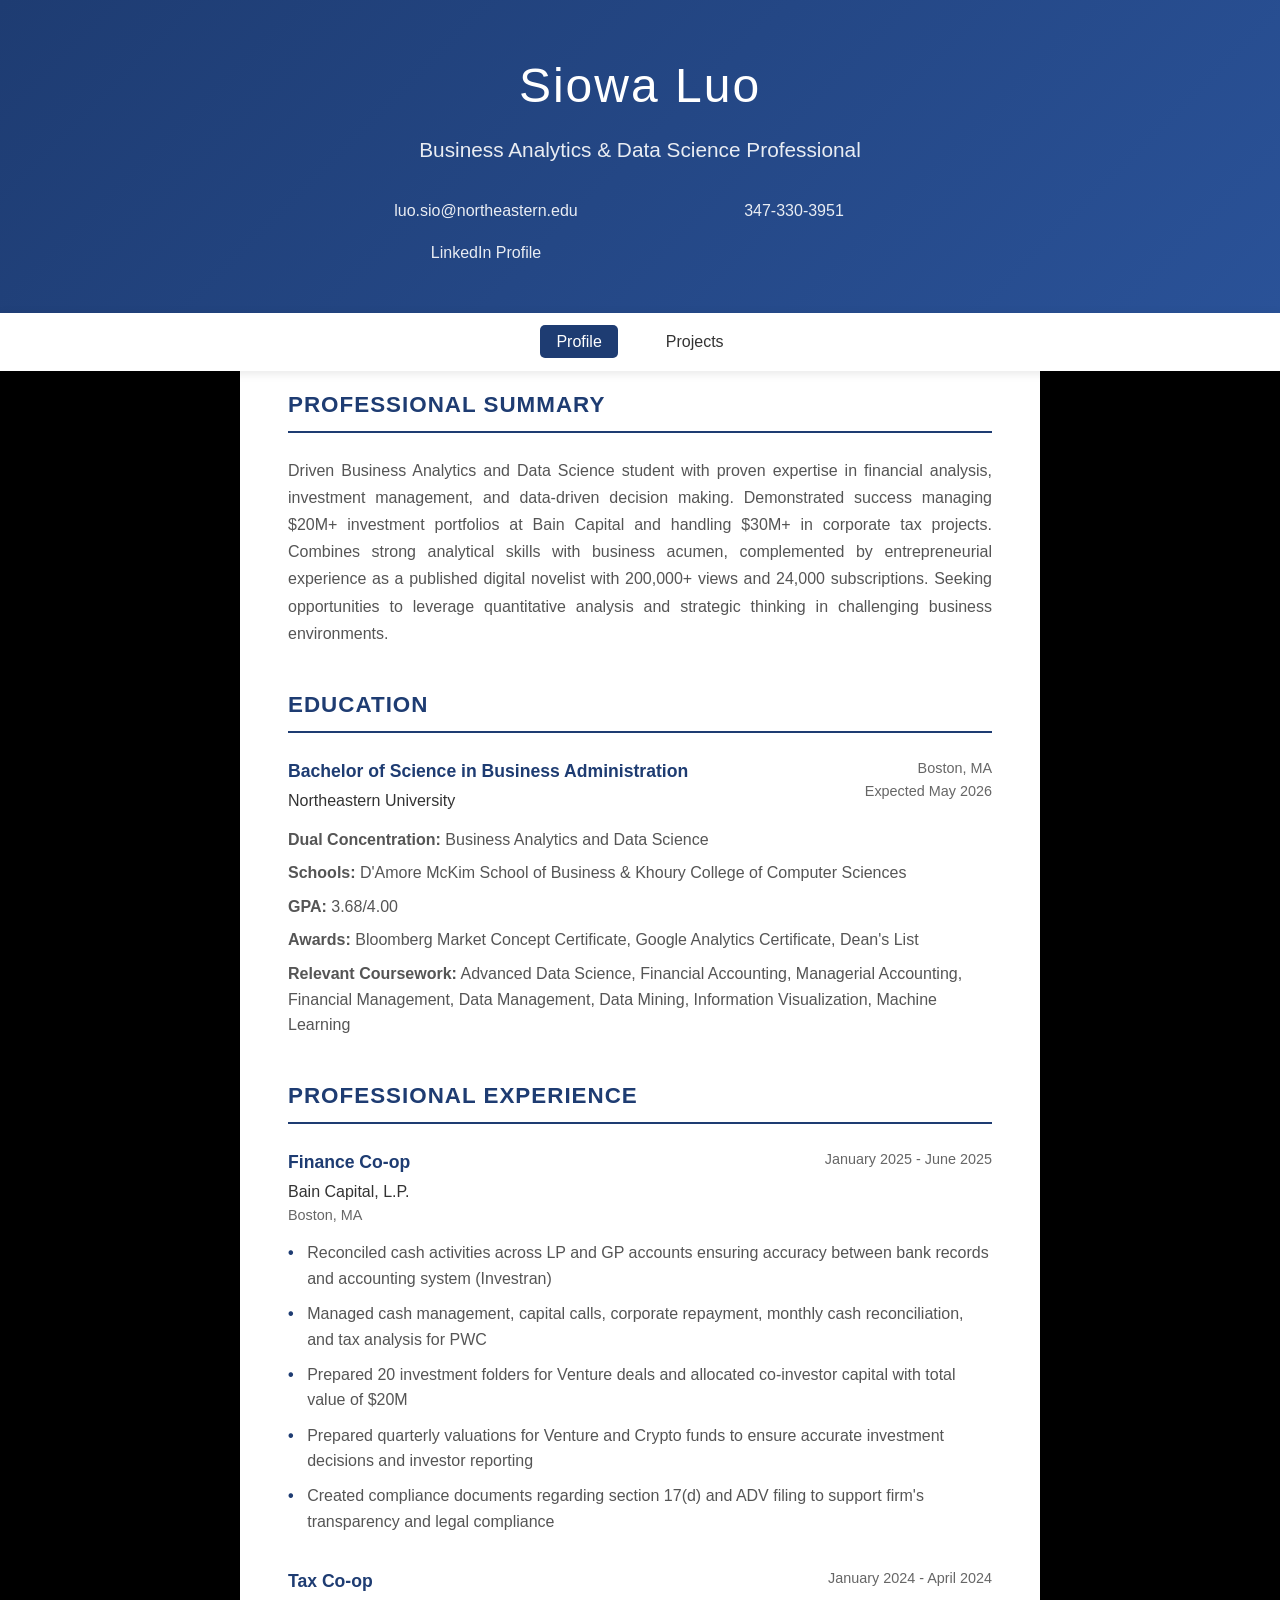
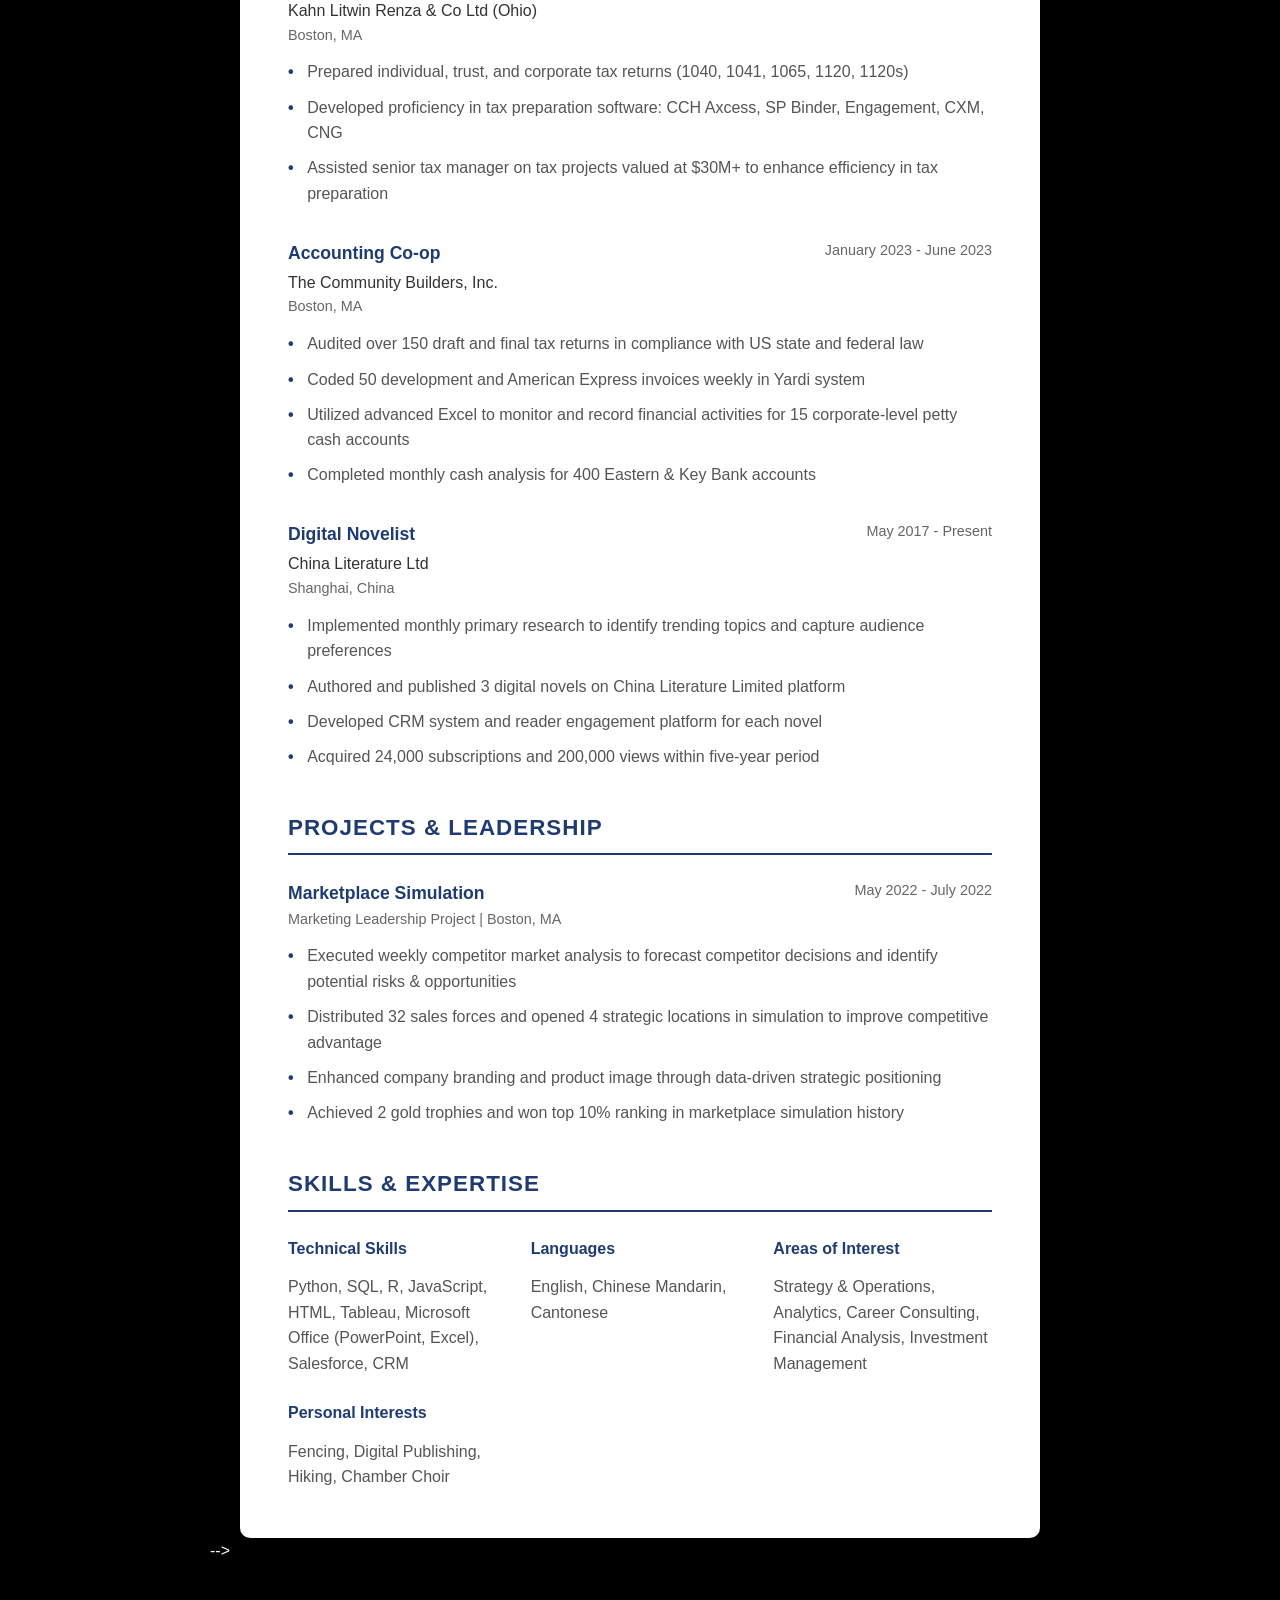
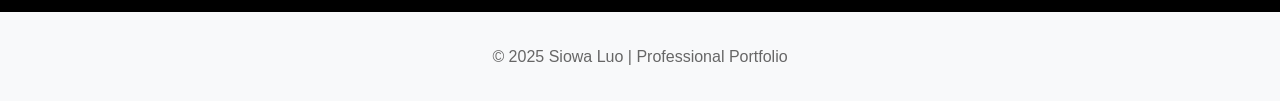
<file: Index.html>
<!DOCTYPE html>
<html lang="en">
<head>
    <meta charset="UTF-8">
    <meta name="viewport" content="width=device-width, initial-scale=1.0">
    <title>Siowa Luo - Business Analytics & Data Science</title>
    <style>
        * {
            margin: 0;
            padding: 0;
            box-sizing: border-box;
        }

        body {
            font-family: 'Segoe UI', Tahoma, Geneva, Verdana, sans-serif;
            line-height: 1.6;
            color: #fff;
            background-color: #000000;
        }

        .container {
            max-width: 900px;
            margin: 0 auto;
            padding: 0 20px;
        }

        /* Header */
        header {
            background: linear-gradient(135deg, #1e3c72 0%, #2a5298 100%);
            color: white;
            padding: 3rem 0;
            text-align: center;
        }

        .header-content h1 {
            font-size: 3rem;
            margin-bottom: 0.5rem;
            font-weight: 300;
            letter-spacing: 2px;
        }

        .subtitle {
            font-size: 1.3rem;
            margin-bottom: 2rem;
            opacity: 0.9;
            font-weight: 300;
        }

        .contact-grid {
            display: grid;
            grid-template-columns: repeat(auto-fit, minmax(200px, 1fr));
            gap: 1rem;
            max-width: 600px;
            margin: 0 auto;
        }

        .contact-item {
            display: flex;
            align-items: center;
            justify-content: center;
        }

        .contact-item a {
            color: white;
            text-decoration: none;
            opacity: 0.9;
            transition: opacity 0.3s;
        }

        .contact-item a:hover {
            opacity: 1;
        }

        /* Navigation */
        nav {
            background: white;
            box-shadow: 0 2px 10px rgba(0,0,0,0.1);
            position: sticky;
            top: 0;
            z-index: 100;
        }

        .nav-container {
            display: flex;
            justify-content: center;
            padding: 1rem 0;
        }

        .nav-links {
            display: flex;
            list-style: none;
            gap: 2rem;
        }

        .nav-links a {
            text-decoration: none;
            color: #333;
            font-weight: 500;
            padding: 0.5rem 1rem;
            border-radius: 5px;
            transition: background-color 0.3s, color 0.3s;
        }

        .nav-links a:hover,
        .nav-links a.active {
            background-color: #1e3c72;
            color: white;
        }

        /* Page Content Container */
        .page-content {
            min-height: 70vh;
        }

        /* Resume Content (Profile Page) */
        .resume-content {
            background: white;
            max-width: 800px;
            margin: -2rem auto 0;
            padding: 3rem;
            box-shadow: 0 10px 30px rgba(0,0,0,0.1);
            border-radius: 10px;
            position: relative;
            z-index: 10;
        }

        /* Projects Page */
        .projects-page {
            background: white;
            max-width: 1000px;
            margin: 2rem auto 0;
            padding: 3rem;
            box-shadow: 0 10px 30px rgba(0,0,0,0.1);
            border-radius: 10px;
        }

        .page-title {
            color: #1e3c72;
            font-size: 2.5rem;
            font-weight: 300;
            text-align: center;
            margin-bottom: 1rem;
        }

        .page-subtitle {
            text-align: center;
            color: #666;
            font-size: 1.1rem;
            margin-bottom: 3rem;
        }

        .coming-soon {
            text-align: center;
            padding: 4rem 2rem;
            color: #666;
        }

        .coming-soon h3 {
            color: #1e3c72;
            font-size: 1.5rem;
            margin-bottom: 1rem;
        }

        .coming-soon p {
            font-size: 1.1rem;
            line-height: 1.6;
            max-width: 500px;
            margin: 0 auto;
        }

        /* Course Sections */
        .course-section {
            margin-bottom: 4rem;
        }

        .course-title {
            color: #1e3c72;
            font-size: 1.8rem;
            font-weight: 600;
            margin-bottom: 1rem;
            text-align: center;
            border-bottom: 2px solid #1e3c72;
            padding-bottom: 0.5rem;
        }

        .course-description {
            text-align: center;
            color: #666;
            font-size: 1rem;
            line-height: 1.6;
            margin-bottom: 2.5rem;
            max-width: 700px;
            margin-left: auto;
            margin-right: auto;
        }

        /* Projects Grid (for when content is added) */
        .projects-grid {
            display: grid;
            grid-template-columns: repeat(auto-fit, minmax(350px, 1fr));
            gap: 2rem;
            margin-top: 2rem;
        }

        .project-card {
            background: #f8f9fa;
            border-radius: 10px;
            padding: 2rem;
            border-top: 4px solid #1e3c72;
            transition: transform 0.3s, box-shadow 0.3s;
        }

        .project-card:hover {
            transform: translateY(-5px);
            box-shadow: 0 15px 30px rgba(0,0,0,0.15);
        }

        .project-card h3 {
            color: #1e3c72;
            font-size: 1.3rem;
            margin-bottom: 1rem;
        }

        .project-meta {
            color: #666;
            font-size: 0.9rem;
            margin-bottom: 1rem;
        }

        .project-description {
            color: #555;
            line-height: 1.6;
            margin-bottom: 1.5rem;
        }

        .project-tech {
            display: flex;
            flex-wrap: wrap;
            gap: 0.5rem;
            margin-bottom: 1rem;
        }

        .tech-tag {
            background: #1e3c72;
            color: white;
            padding: 0.3rem 0.8rem;
            border-radius: 15px;
            font-size: 0.8rem;
            font-weight: 500;
        }

        .project-links {
            display: flex;
            gap: 1rem;
        }

        .project-link {
            color: #1e3c72;
            text-decoration: none;
            font-weight: 500;
            transition: opacity 0.3s;
        }

        .project-link:hover {
            opacity: 0.7;
        }

        /* Hide/Show Pages */
        .page {
            display: none;
        }

        .page.active {
            display: block;
        }

        /* Section Styling (for Profile page) */
        .resume-section {
            margin-bottom: 2.5rem;
        }

        .resume-section:last-child {
            margin-bottom: 0;
        }

        .section-title {
            color: #1e3c72;
            font-size: 1.4rem;
            font-weight: 600;
            margin-bottom: 1.5rem;
            text-transform: uppercase;
            letter-spacing: 1px;
            border-bottom: 2px solid #1e3c72;
            padding-bottom: 0.5rem;
        }

        /* About/Summary */
        .summary {
            font-size: 1rem;
            line-height: 1.7;
            color: #555;
            text-align: justify;
        }

        /* Education */
        .education-item {
            margin-bottom: 1.5rem;
        }

        .education-header {
            display: flex;
            justify-content: space-between;
            align-items: flex-start;
            margin-bottom: 0.5rem;
            flex-wrap: wrap;
        }

        .degree-info h3 {
            color: #1e3c72;
            font-size: 1.1rem;
            font-weight: 600;
            margin-bottom: 0.2rem;
        }

        .school-info {
            font-weight: 500;
            color: #333;
        }

        .location-date {
            color: #666;
            font-size: 0.9rem;
            text-align: right;
        }

        .education-details {
            margin-top: 0.8rem;
            color: #555;
        }

        .education-details p {
            margin-bottom: 0.5rem;
        }

        .inline-list {
            display: inline;
        }

        /* Experience */
        .experience-item {
            margin-bottom: 2rem;
        }

        .experience-header {
            display: flex;
            justify-content: space-between;
            align-items: flex-start;
            margin-bottom: 0.8rem;
            flex-wrap: wrap;
        }

        .job-info h3 {
            color: #1e3c72;
            font-size: 1.1rem;
            font-weight: 600;
            margin-bottom: 0.2rem;
        }

        .company-info {
            font-weight: 500;
            color: #333;
        }

        .job-location {
            color: #666;
            font-size: 0.9rem;
        }

        .job-duration {
            color: #666;
            font-size: 0.9rem;
            font-weight: 500;
            text-align: right;
        }

        .responsibilities {
            list-style: none;
            padding: 0;
        }

        .responsibilities li {
            position: relative;
            padding-left: 1.2rem;
            margin-bottom: 0.6rem;
            color: #555;
            line-height: 1.6;
        }

        .responsibilities li::before {
            content: '•';
            position: absolute;
            left: 0;
            color: #1e3c72;
            font-weight: bold;
        }

        /* Projects */
        .project-item {
            margin-bottom: 1.5rem;
        }

        .project-header {
            display: flex;
            justify-content: space-between;
            align-items: flex-start;
            margin-bottom: 0.8rem;
            flex-wrap: wrap;
        }

        .project-title {
            color: #1e3c72;
            font-size: 1.1rem;
            font-weight: 600;
        }

        .project-type {
            color: #666;
            font-size: 0.9rem;
        }

        .project-date {
            color: #666;
            font-size: 0.9rem;
            text-align: right;
        }

        /* Skills */
        .skills-container {
            display: grid;
            grid-template-columns: repeat(auto-fit, minmax(200px, 1fr));
            gap: 1.5rem;
        }

        .skill-group h4 {
            color: #1e3c72;
            font-weight: 600;
            margin-bottom: 0.8rem;
            font-size: 1rem;
        }

        .skill-list {
            color: #555;
            line-height: 1.6;
        }

        /* Footer */
        footer {
            background: #f8f9fa;
            text-align: center;
            padding: 2rem 0;
            margin-top: 3rem;
            color: #666;
        }

        /* Responsive Design */
        @media (max-width: 768px) {
            .header-content h1 {
                font-size: 2.2rem;
            }

            .resume-content,
            .projects-page {
                margin: -1rem auto 0;
                padding: 2rem 1.5rem;
            }

            .education-header,
            .experience-header,
            .project-header {
                flex-direction: column;
            }

            .location-date,
            .job-duration,
            .project-date {
                text-align: left;
                margin-top: 0.3rem;
            }

            .contact-grid {
                grid-template-columns: 1fr;
                gap: 0.5rem;
            }

            .skills-container {
                grid-template-columns: 1fr;
            }

            .nav-links {
                gap: 1rem;
            }

            .projects-grid {
                grid-template-columns: 1fr;
            }
        }

        /* Print Styles */
        @media print {
            nav {
                display: none;
            }
            
            body {
                background: white;
                color: black;
            }
            
            header {
                background: white;
                color: black;
                padding: 1rem 0;
            }
            
            .resume-content {
                box-shadow: none;
                margin: 0;
                padding: 1rem;
            }
            
            .section-title {
                color: black;
                border-bottom-color: black;
            }
            
            .job-info h3,
            .degree-info h3,
            .project-title {
                color: black;
            }
        }
    </style>
</head>
<body>
    <!-- Header -->
    <header>
        <div class="container">
            <div class="header-content">
                <h1>Siowa Luo</h1>
                <p class="subtitle">Business Analytics & Data Science Professional</p>
                <div class="contact-grid">
                    <div class="contact-item">
                        <a href="mailto:luo.sio@northeastern.edu">luo.sio@northeastern.edu</a>
                    </div>
                    <div class="contact-item">
                        <a href="tel:3473303951">347-330-3951</a>
                    </div>
                    <div class="contact-item">
                        <a href="https://www.linkedin.com/in/siowa-luo-4b397b227/" target="_blank">LinkedIn Profile</a>
                    </div>
                </div>
            </div>
        </div>
    </header>

    <!-- Navigation -->
    <nav>
        <div class="container">
            <div class="nav-container">
                <ul class="nav-links">
                    <li><a href="#profile" class="nav-link active">Profile</a></li>
                    <li><a href="#projects" class="nav-link">Projects</a></li>
                </ul>
            </div>
        </div>
    </nav>

    <!-- Main Content -->
    <div class="container">
        <div class="page-content">
            
            <!-- Profile Page -->
            <div id="profile-page" class="page active">
                <div class="resume-content">
                    
                    <!-- Professional Summary -->
                    <div class="resume-section">
                        <h2 class="section-title">Professional Summary</h2>
                        <p class="summary">
                            Driven Business Analytics and Data Science student with proven expertise in financial analysis, investment management, and data-driven decision making. Demonstrated success managing $20M+ investment portfolios at Bain Capital and handling $30M+ in corporate tax projects. Combines strong analytical skills with business acumen, complemented by entrepreneurial experience as a published digital novelist with 200,000+ views and 24,000 subscriptions. Seeking opportunities to leverage quantitative analysis and strategic thinking in challenging business environments.
                        </p>
                    </div>

                    <!-- Education -->
                    <div class="resume-section">
                        <h2 class="section-title">Education</h2>
                        <div class="education-item">
                            <div class="education-header">
                                <div class="degree-info">
                                    <h3>Bachelor of Science in Business Administration</h3>
                                    <p class="school-info">Northeastern University</p>
                                </div>
                                <div class="location-date">
                                    <p>Boston, MA</p>
                                    <p>Expected May 2026</p>
                                </div>
                            </div>
                            <div class="education-details">
                                <p><strong>Dual Concentration:</strong> Business Analytics and Data Science</p>
                                <p><strong>Schools:</strong> D'Amore McKim School of Business & Khoury College of Computer Sciences</p>
                                <p><strong>GPA:</strong> 3.68/4.00</p>
                                <p><strong>Awards:</strong> <span class="inline-list">Bloomberg Market Concept Certificate, Google Analytics Certificate, Dean's List</span></p>
                                <p><strong>Relevant Coursework:</strong> <span class="inline-list">Advanced Data Science, Financial Accounting, Managerial Accounting, Financial Management, Data Management, Data Mining, Information Visualization, Machine Learning</span></p>
                            </div>
                        </div>
                    </div>

                    <!-- Professional Experience -->
                    <div class="resume-section">
                        <h2 class="section-title">Professional Experience</h2>
                        
                        <div class="experience-item">
                            <div class="experience-header">
                                <div class="job-info">
                                    <h3>Finance Co-op</h3>
                                    <p class="company-info">Bain Capital, L.P.</p>
                                    <p class="job-location">Boston, MA</p>
                                </div>
                                <div class="job-duration">January 2025 - June 2025</div>
                            </div>
                            <ul class="responsibilities">
                                <li>Reconciled cash activities across LP and GP accounts ensuring accuracy between bank records and accounting system (Investran)</li>
                                <li>Managed cash management, capital calls, corporate repayment, monthly cash reconciliation, and tax analysis for PWC</li>
                                <li>Prepared 20 investment folders for Venture deals and allocated co-investor capital with total value of $20M</li>
                                <li>Prepared quarterly valuations for Venture and Crypto funds to ensure accurate investment decisions and investor reporting</li>
                                <li>Created compliance documents regarding section 17(d) and ADV filing to support firm's transparency and legal compliance</li>
                            </ul>
                        </div>

                        <div class="experience-item">
                            <div class="experience-header">
                                <div class="job-info">
                                    <h3>Tax Co-op</h3>
                                    <p class="company-info">Kahn Litwin Renza & Co Ltd (Ohio)</p>
                                    <p class="job-location">Boston, MA</p>
                                </div>
                                <div class="job-duration">January 2024 - April 2024</div>
                            </div>
                            <ul class="responsibilities">
                                <li>Prepared individual, trust, and corporate tax returns (1040, 1041, 1065, 1120, 1120s)</li>
                                <li>Developed proficiency in tax preparation software: CCH Axcess, SP Binder, Engagement, CXM, CNG</li>
                                <li>Assisted senior tax manager on tax projects valued at $30M+ to enhance efficiency in tax preparation</li>
                            </ul>
                        </div>

                        <div class="experience-item">
                            <div class="experience-header">
                                <div class="job-info">
                                    <h3>Accounting Co-op</h3>
                                    <p class="company-info">The Community Builders, Inc.</p>
                                    <p class="job-location">Boston, MA</p>
                                </div>
                                <div class="job-duration">January 2023 - June 2023</div>
                            </div>
                            <ul class="responsibilities">
                                <li>Audited over 150 draft and final tax returns in compliance with US state and federal law</li>
                                <li>Coded 50 development and American Express invoices weekly in Yardi system</li>
                                <li>Utilized advanced Excel to monitor and record financial activities for 15 corporate-level petty cash accounts</li>
                                <li>Completed monthly cash analysis for 400 Eastern & Key Bank accounts</li>
                            </ul>
                        </div>

                        <div class="experience-item">
                            <div class="experience-header">
                                <div class="job-info">
                                    <h3>Digital Novelist</h3>
                                    <p class="company-info">China Literature Ltd</p>
                                    <p class="job-location">Shanghai, China</p>
                                </div>
                                <div class="job-duration">May 2017 - Present</div>
                            </div>
                            <ul class="responsibilities">
                                <li>Implemented monthly primary research to identify trending topics and capture audience preferences</li>
                                <li>Authored and published 3 digital novels on China Literature Limited platform</li>
                                <li>Developed CRM system and reader engagement platform for each novel</li>
                                <li>Acquired 24,000 subscriptions and 200,000 views within five-year period</li>
                            </ul>
                        </div>
                    </div>

                    <!-- Projects & Leadership -->
                    <div class="resume-section">
                        <h2 class="section-title">Projects & Leadership</h2>
                        <div class="project-item">
                            <div class="project-header">
                                <div>
                                    <h3 class="project-title">Marketplace Simulation</h3>
                                    <p class="project-type">Marketing Leadership Project | Boston, MA</p>
                                </div>
                                <div class="project-date">May 2022 - July 2022</div>
                            </div>
                            <ul class="responsibilities">
                                <li>Executed weekly competitor market analysis to forecast competitor decisions and identify potential risks & opportunities</li>
                                <li>Distributed 32 sales forces and opened 4 strategic locations in simulation to improve competitive advantage</li>
                                <li>Enhanced company branding and product image through data-driven strategic positioning</li>
                                <li>Achieved 2 gold trophies and won top 10% ranking in marketplace simulation history</li>
                            </ul>
                        </div>
                    </div>

                    <!-- Skills -->
                    <div class="resume-section">
                        <h2 class="section-title">Skills & Expertise</h2>
                        <div class="skills-container">
                            <div class="skill-group">
                                <h4>Technical Skills</h4>
                                <p class="skill-list">Python, SQL, R, JavaScript, HTML, Tableau, Microsoft Office (PowerPoint, Excel), Salesforce, CRM</p>
                            </div>
                            
                            <div class="skill-group">
                                <h4>Languages</h4>
                                <p class="skill-list">English, Chinese Mandarin, Cantonese</p>
                            </div>
                            
                            <div class="skill-group">
                                <h4>Areas of Interest</h4>
                                <p class="skill-list">Strategy & Operations, Analytics, Career Consulting, Financial Analysis, Investment Management</p>
                            </div>
                            
                            <div class="skill-group">
                                <h4>Personal Interests</h4>
                                <p class="skill-list">Fencing, Digital Publishing, Hiking, Chamber Choir</p>
                            </div>
                        </div>
                    </div>

                </div>
            </div>

            <!-- Projects Page -->
            <div id="projects-page" class="page">
                <div class="projects-page">
                    <h1 class="page-title">Projects</h1>
                    <p class="page-subtitle">Academic and Technical Projects by Course</p>
                    
                    <!-- DS 4200 Section -->
                    <div class="course-section">
                        <h2 class="course-title">DS 4200: Information Visualization</h2>
                        <p class="course-description">Projects focused on data visualization, interactive graphics, and web-based analytics using HTML, CSS, JavaScript, and D3.js</p>
                        
                        <div class="projects-grid">
                            <!-- NBA Analysis Project -->
                            <div class="project-card">
                                <h3>NBA Analysis</h3>
                                <p class="project-meta">Sports Analytics & Data Visualization</p>
                                <p class="project-description">
                                    Comprehensive analysis of NBA player performance, team statistics, and game outcomes using advanced statistical methods. Features interactive visualizations and data-driven insights into basketball analytics.
                                </p>
                                <div class="project-tech">
                                    <span class="tech-tag">HTML</span>
                                    <span class="tech-tag">JavaScript</span>
                                    <span class="tech-tag">D3.js</span>
                                    <span class="tech-tag">Data Visualization</span>
                                    <span class="tech-tag">Sports Analytics</span>
                                </div>
                                <div class="project-links">
                                    <a href="DS%204200/NBA%20Analysis%20index.html" class="project-link" target="_blank">View Project</a>
                                </div>
                            </div>

                            <!-- Network Analysis Project -->
                            <div class="project-card">
                                <h3>Network Analysis: Primate Social Networks & Personal Networks</h3>
                                <p class="project-meta">Jupyter Notebook Analysis | Exported HTML Report</p>
                                <p class="project-description">
                                    Complete network analysis assignment exported from Jupyter Notebook. Analyzed Wolfe Primates social interaction dataset using Python, created adjacency matrix visualizations, performed edgelist conversions, and built both static and interactive network graphs. Includes personal social network analysis and data visualization theory discussion.
                                </p>
                                <div class="project-tech">
                                    <span class="tech-tag">Python</span>
                                    <span class="tech-tag">Jupyter Notebook</span>
                                    <span class="tech-tag">NetworkX</span>
                                    <span class="tech-tag">Matplotlib</span>
                                    <span class="tech-tag">Pandas</span>
                                    <span class="tech-tag">Pyvis</span>
                                    <span class="tech-tag">Network Analysis</span>
                                </div>
                                <div class="project-links">
                                    <a href="DS%204200/Network%20Analysis.html" class="project-link" target="_blank">View HTML Report</a>
                                </div>
                            </div>
                        </div>
                    </div>

                    <!-- CS 3200 Section -->
                    <div class="course-section">
                        <h2 class="course-title">CS 3200: Introduction to Database Design</h2>
                        <p class="course-description">Comprehensive database project involving schema design, data loading, stored procedures, and analytical reporting using R, MySQL, and cloud databases</p>
                        
                        <div class="projects-grid">
                            <!-- Database Management System Project -->
                            <div class="project-card">
                                <h3>Flight Incident Database Management System</h3>
                                <p class="project-meta">Complete Database Solution | Summer 2025</p>
                                <p class="project-description">
                                    End-to-end database management system for airline incident tracking with 18,000+ records. Features modular R scripts for schema creation, ETL processing, stored procedure implementation, automated testing, and comprehensive analytical reporting. Includes seasonal trend analysis, airline performance metrics, and multi-year statistical insights with data visualizations.
                                </p>
                                <div class="project-tech">
                                    <span class="tech-tag">R</span>
                                    <span class="tech-tag">MySQL</span>
                                    <span class="tech-tag">Cloud Database</span>
                                    <span class="tech-tag">Stored Procedures</span>
                                    <span class="tech-tag">ETL Pipeline</span>
                                    <span class="tech-tag">R Markdown</span>
                                    <span class="tech-tag">Data Visualization</span>
                                    <span class="tech-tag">Statistical Analysis</span>
                                </div>
                                <div class="project-links">
                                    <a href="CS3200/" class="project-link" target="_blank">View Database Scripts</a>
                                </div>
                            </div>
                        </div>
                    </div>

                    <!-- Future Course Sections (commented out for when you add more projects) -->
                    <!--
                    <div class="course-section">
                        <h2 class="course-title">Course Name: Course Title</h2>
                        <p class="course-description">Description of course focus and technologies used</p>
                        <div class="projects-grid">
                            <!-- Future project cards will go here -->
                        </div>
                    </div>
                    -->
                    
                </div>
            </div>

        </div>
    </div>

    <!-- Footer -->
    <footer>
        <div class="container">
            <p>&copy; 2025 Siowa Luo | Professional Portfolio</p>
        </div>
    </footer>

    <script>
        // Navigation functionality
        document.addEventListener('DOMContentLoaded', function() {
            const navLinks = document.querySelectorAll('.nav-link');
            const pages = document.querySelectorAll('.page');

            navLinks.forEach(link => {
                link.addEventListener('click', function(e) {
                    e.preventDefault();
                    
                    // Remove active class from all nav links
                    navLinks.forEach(navLink => navLink.classList.remove('active'));
                    
                    // Add active class to clicked nav link
                    this.classList.add('active');
                    
                    // Hide all pages
                    pages.forEach(page => page.classList.remove('active'));
                    
                    // Show the selected page
                    const targetPage = this.getAttribute('href').replace('#', '') + '-page';
                    document.getElementById(targetPage).classList.add('active');
                });
            });
        });

        // Print functionality (for Profile page)
        document.addEventListener('keydown', function(e) {
            if (e.ctrlKey && e.key === 'p') {
                const profilePage = document.getElementById('profile-page');
                if (profilePage.classList.contains('active')) {
                    window.print();
                }
            }
        });

        // Smooth animations on load
        window.addEventListener('load', function() {
            const activeContent = document.querySelector('.page.active .resume-content, .page.active .projects-page');
            if (activeContent) {
                activeContent.style.animation = 'fadeInUp 0.8s ease-out';
            }
        });

        // Add CSS animation
        const style = document.createElement('style');
        style.textContent = `
            @keyframes fadeInUp {
                from {
                    opacity: 0;
                    transform: translateY(30px);
                }
                to {
                    opacity: 1;
                    transform: translateY(0);
                }
            }
        `;
        document.head.appendChild(style);
    </script>
</body>
</html>
</file>
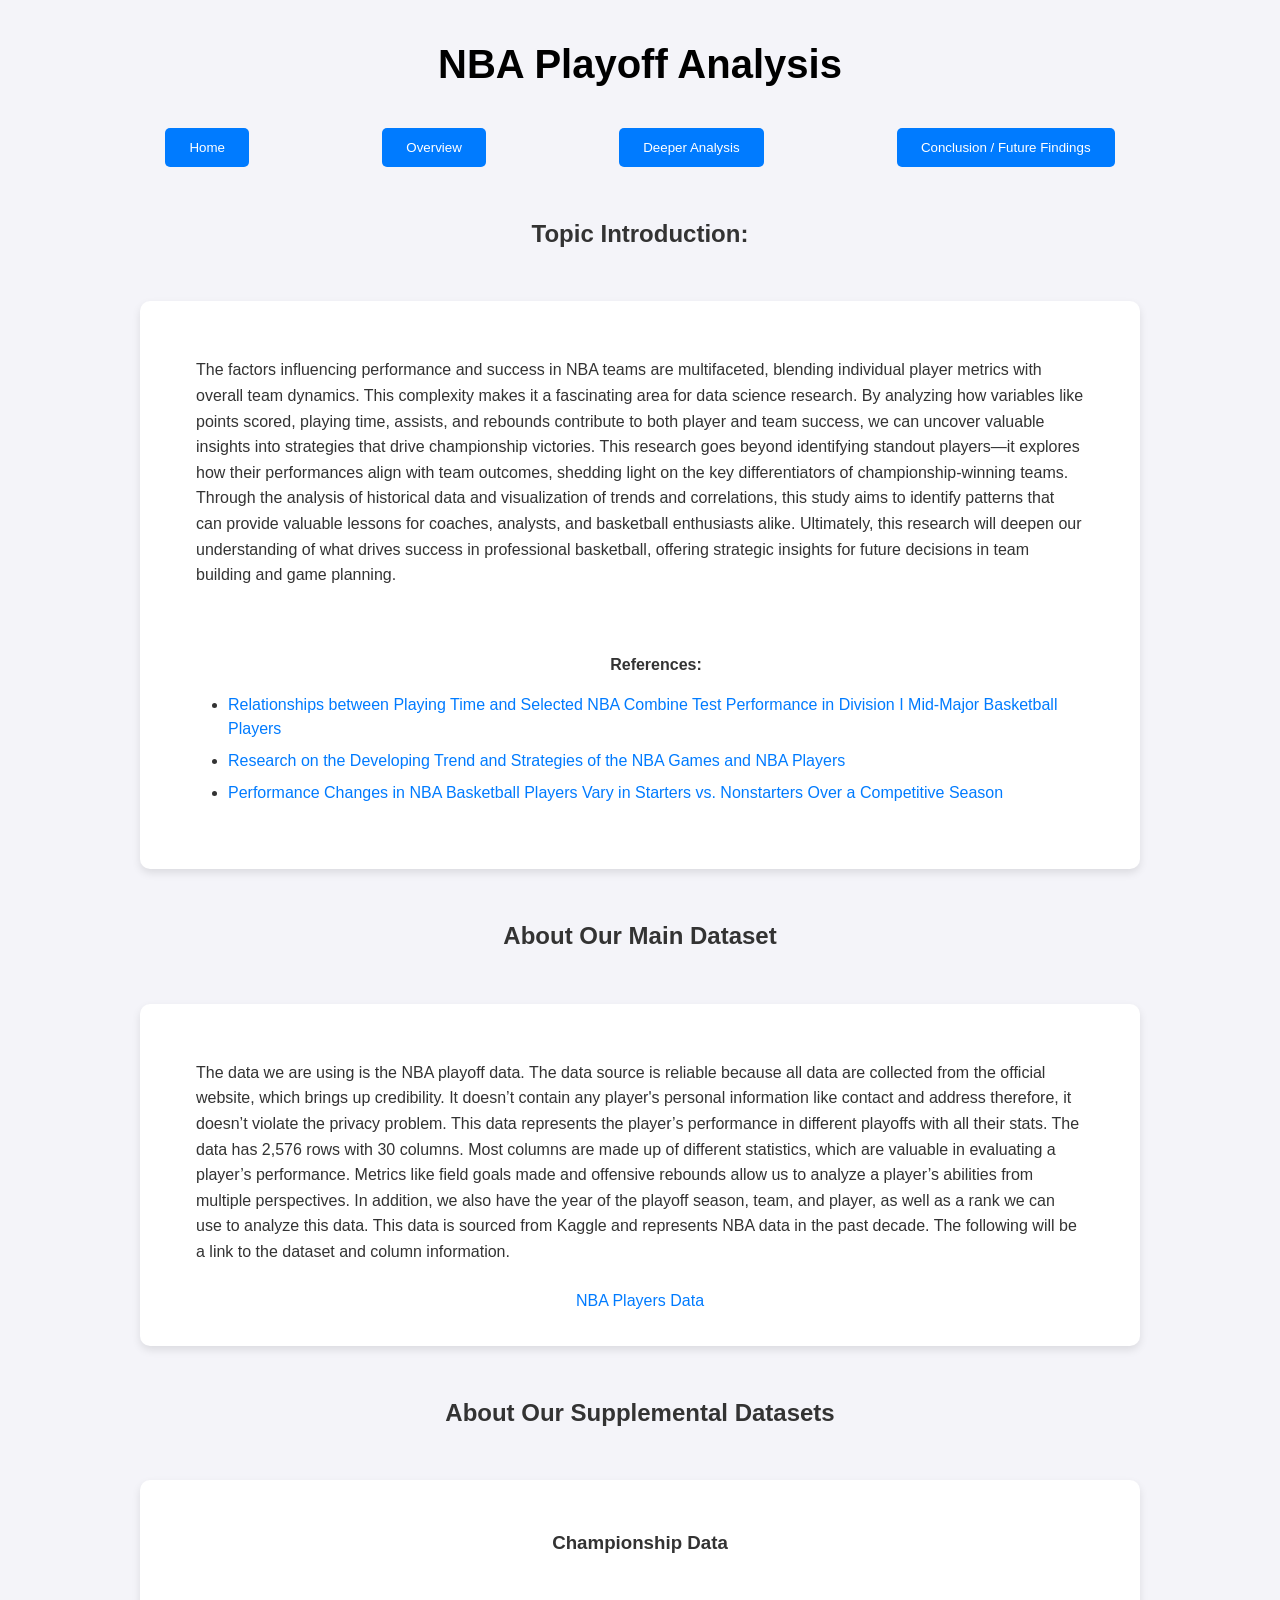
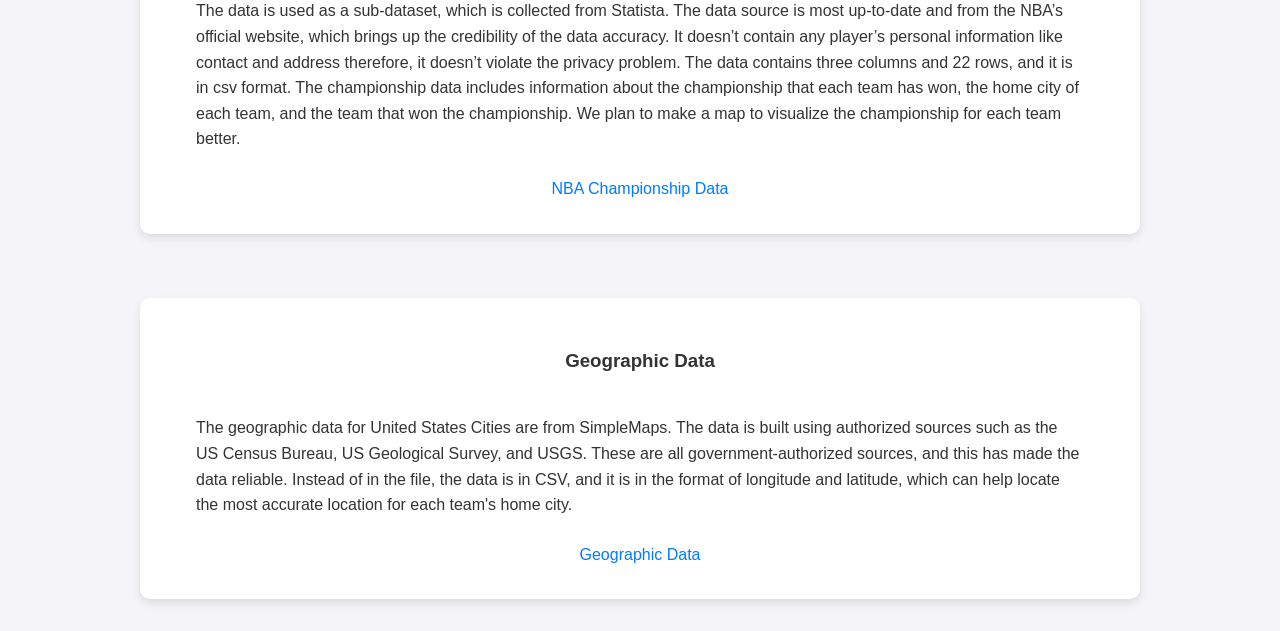
<file: DS 4200/index.html>
<link rel="stylesheet" href="style.css">
<!DOCTYPE html>
<html lang="en">

<head>
    <meta charset="UTF-8">
    <meta name="viewport" content="width=device-width, initial-scale=1.0">

    <title>NBA Playoff Analysis</title>
</head>

<body>
    <header>
        <h1 class='title'>NBA Playoff Analysis</h1>
        <nav>
            <button onclick="location.href='index.html'">Home</button>
            <button onclick="location.href='subpages/interactive.html'">Overview</button>
            <button onclick="location.href='subpages/static.html'">Deeper Analysis</button>
            <button onclick="location.href='subpages/future.html'">Conclusion / Future Findings</button>
        </nav>
    </header>
    <main>
        <div style="display: flex;
            flex-direction: column;
            align-items: center;">
            <h2>
                Topic Introduction:
            </h2>
            <div class="card">
                <p>
                    The factors influencing performance and success in NBA teams are multifaceted, blending individual
                    player metrics with overall team dynamics. This complexity makes it a fascinating area for data
                    science research. By analyzing how variables like points scored, playing time, assists, and rebounds
                    contribute to both player and team success, we can uncover valuable insights into strategies that
                    drive championship victories. This research goes beyond identifying standout players—it explores how
                    their performances align with team outcomes, shedding light on the key differentiators of
                    championship-winning teams. Through the analysis of historical data and visualization of trends and
                    correlations, this study aims to identify patterns that can provide valuable lessons for coaches,
                    analysts, and basketball enthusiasts alike. Ultimately, this research will deepen our understanding
                    of what drives success in professional basketball, offering strategic insights for future decisions
                    in team building and game planning.
                </p>
                <ul>
                    <h4>
                        References:
                    </h4>
                    <li><a href="https://www.ncbi.nlm.nih.gov/pmc/articles/PMC7241640/">Relationships between Playing Time and Selected NBA Combine Test Performance in Division I Mid-Major Basketball Players</a></li>
                    <li><a href="https://www.researchgate.net/publication/366579989_Research_on_the_Developing_Trend_and_Strategies_of_the_NBA_Games_and_NBA_Players">Research on the Developing Trend and Strategies of the NBA Games and NBA Players</a></li>
                    <li><a href="https://journals.lww.com/nsca-jscr/fulltext/2013/03000/performance_changes_in_nba_basketball_players_vary.8.aspx">Performance Changes in NBA Basketball Players Vary in Starters vs. Nonstarters Over a Competitive Season</a></li>
                </ul>
            </div>
            <h2>
                About Our Main Dataset
            </h2>
            <div class="card">
                <p>
                    The data we are using is the NBA playoff data. The data source is reliable because all data are
                    collected from the official website, which brings up credibility. It doesn’t contain any player's
                    personal information like contact and address therefore, it doesn’t violate the privacy problem.
                    This data represents the player’s performance in different playoffs with all their stats. The data
                    has 2,576 rows with 30 columns. Most columns are made up of different statistics, which are valuable
                    in evaluating a player’s performance. Metrics like field goals made and offensive rebounds allow us
                    to analyze a player’s abilities from multiple perspectives. In addition, we also have the year of
                    the playoff season, team, and player, as well as a rank we can use to analyze this data. This data
                    is sourced from Kaggle and represents NBA data in the past decade. The following will be a link to
                    the dataset and column information.
                </p>
                <a
                    href="https://www.kaggle.com/datasets/shivamkumar121215/nba-stats-dataset-for-last-10-years?select=Playoffs.csv">NBA
                    Players Data</a>
            </div>
            <h2>
                About Our Supplemental Datasets
            </h2>
            <div class="card">
                <h3>
                    Championship Data
                </h3>
                <p>
                    The data is used as a sub-dataset, which is collected from Statista. The data source is most
                    up-to-date and from the NBA’s official website, which brings up the credibility of the data
                    accuracy. It doesn’t contain any player’s personal information like contact and address therefore,
                    it doesn’t violate the privacy problem. The data contains three columns and 22 rows, and it is in
                    csv format. The championship data includes information about the championship that each team has
                    won, the home city of each team, and the team that won the championship. We plan to make a map to
                    visualize the championship for each team better.
                </p>
                <a href="https://www.statista.com/statistics/1178771/nba-championships-team/">NBA
                    Championship Data</a>
            </div>
            <div class="card">
                <h3>
                    Geographic Data
                </h3>
                <p>
                    The geographic data for United States Cities are from SimpleMaps. The data is built using authorized
                    sources such as the US Census Bureau, US Geological Survey, and USGS. These are all
                    government-authorized sources, and this has made the data reliable. Instead of in the file, the data
                    is in CSV, and it is in the format of longitude and latitude, which can help locate the most
                    accurate location for each team's home city.
                </p>
                <a href="https://simplemaps.com/data/us-cities">Geographic Data</a>
            </div>
        </div>
    </main>
</body>

</html>
</file>
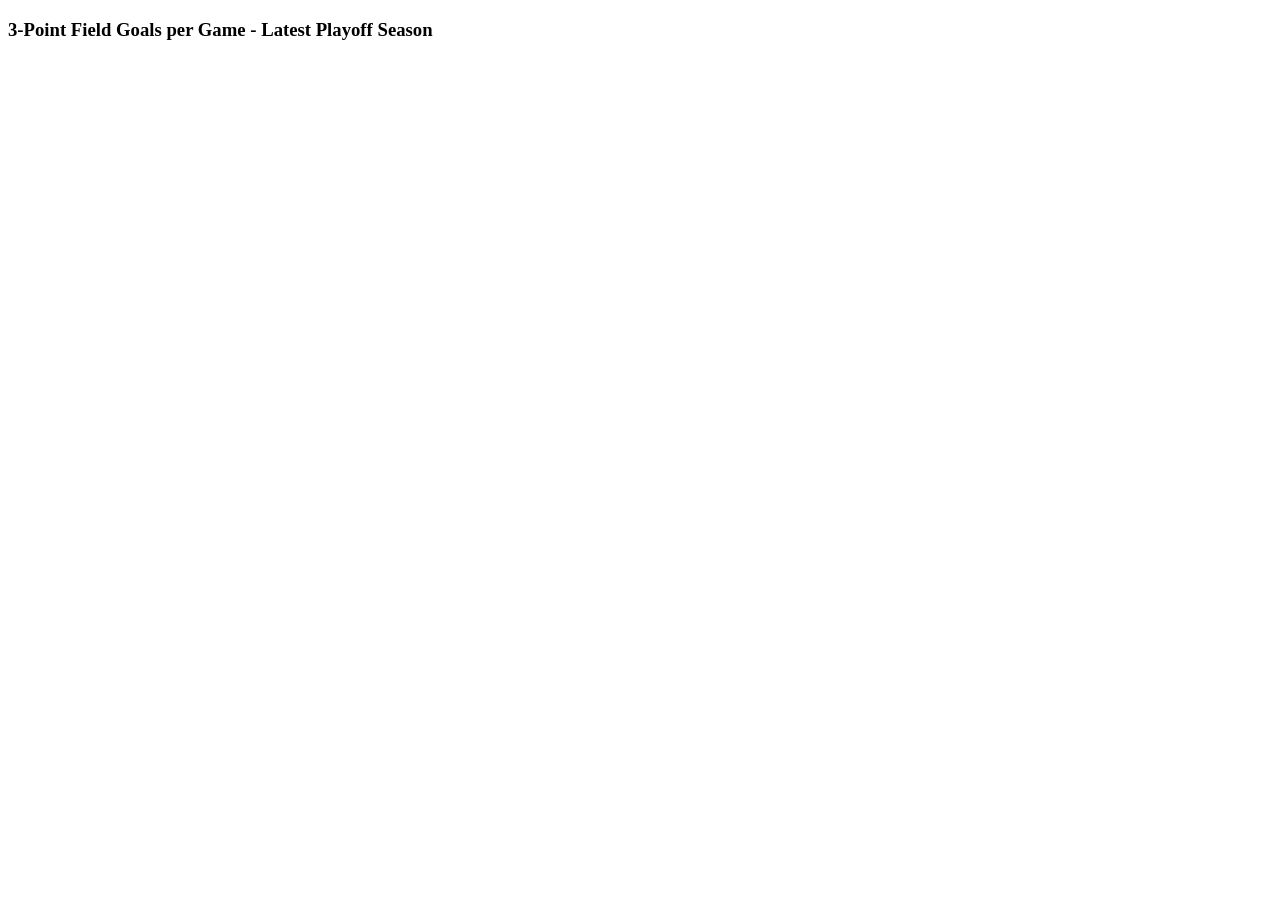
<file: DS 4200/Static Plots Code/3pt.html>
<!DOCTYPE html>
<html lang="en">

<head>
    <meta charset="UTF-8">
    <meta name="viewport" content="width=device-width, initial-scale=1.0">
    <title>3-Point Field Goals per Game</title>
    <style>
        .bar {
            fill: steelblue;
        }

        .axis-label {
            font: 12px sans-serif;
        }
    </style>
</head>

<body>
    <h3>3-Point Field Goals per Game - Latest Playoff Season</h3>
    <div id="chart"></div>

    <!-- D3.js library -->
    <script src="https://d3js.org/d3.v7.min.js"></script>
    <script>
        // Load the data from CSV
        d3.csv("../data/Playoffs.csv").then(function (data) {
            // Prepare the data by calculating 3PT per game
            data.forEach(d => {
                d["3PT_PG"] = +d.FG3M / +d.GP;  // Calculating 3-point field goals per game
            });

            // Filter for the top 30 players based on 3PT per game
            data = data.sort((a, b) => b["3PT_PG"] - a["3PT_PG"]).slice(0, 30);

            // Set up chart dimensions
            const margin = { top: 20, right: 30, bottom: 60, left: 150 },
                width = 800 - margin.left - margin.right,
                height = 600 - margin.top - margin.bottom;

            // Create SVG element
            const svg = d3.select("#chart")
                .append("svg")
                .attr("width", width + margin.left + margin.right)
                .attr("height", height + margin.top + margin.bottom)
                .append("g")
                .attr("transform", "translate(" + margin.left + "," + margin.top + ")");

            // Set up scales
            const x = d3.scaleLinear()
                .domain([0, d3.max(data, d => d["3PT_PG"])])
                .range([0, width]);

            const y = d3.scaleBand()
                .domain(data.map(d => d.PLAYER))
                .range([0, height])
                .padding(0.1);

            // Add bars
            svg.selectAll(".bar")
                .data(data)
                .enter()
                .append("rect")
                .attr("class", "bar")
                .attr("x", 0)
                .attr("y", d => y(d.PLAYER))
                .attr("width", d => x(d["3PT_PG"]))
                .attr("height", y.bandwidth());

            // Add Y axis
            svg.append("g")
                .call(d3.axisLeft(y))
                .attr("class", "axis-label");

            // Add X axis
            svg.append("g")
                .call(d3.axisBottom(x))
                .attr("transform", "translate(0," + height + ")")
                .attr("class", "axis-label")
                .append("text")
                .attr("fill", "#000")
                .attr("x", width / 2)
                .attr("y", 40)
                .attr("text-anchor", "middle")
                .text("3-Point Field Goals per Game");
        });
    </script>
</body>

</html>
</file>
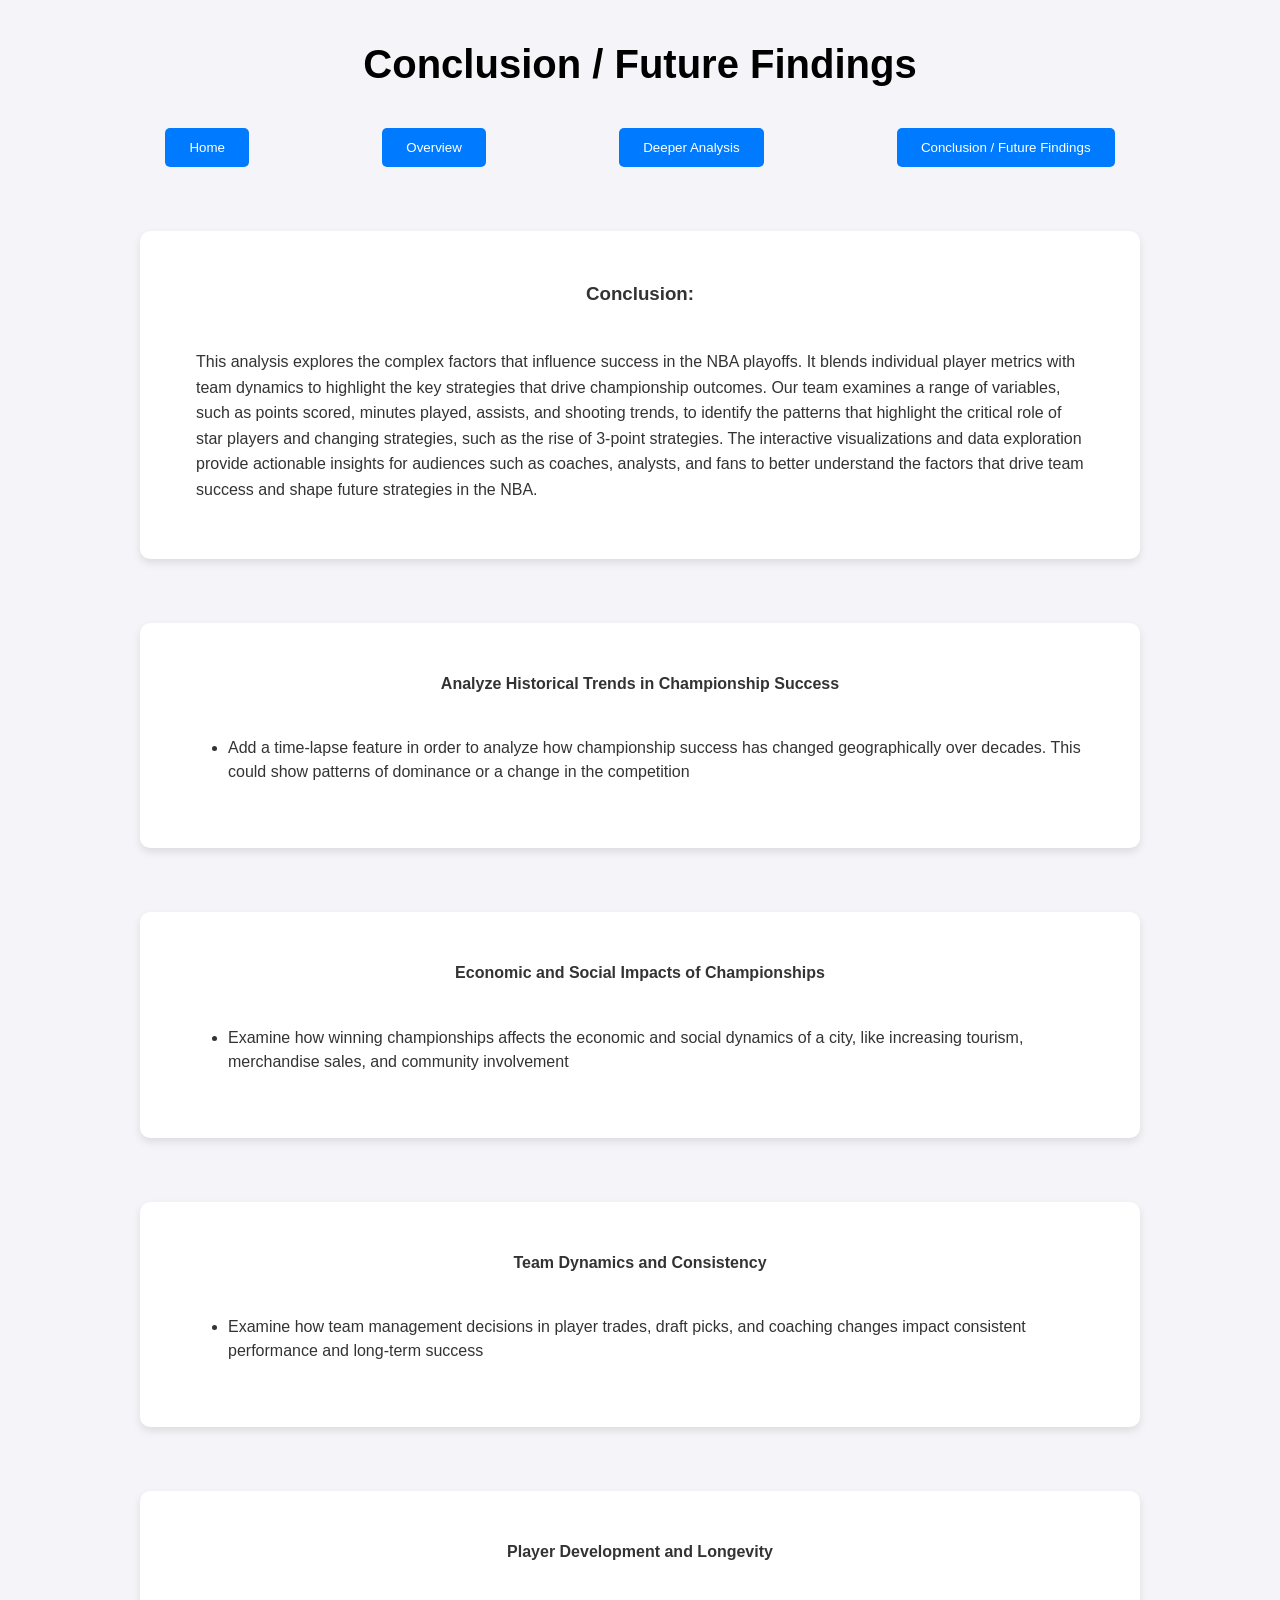
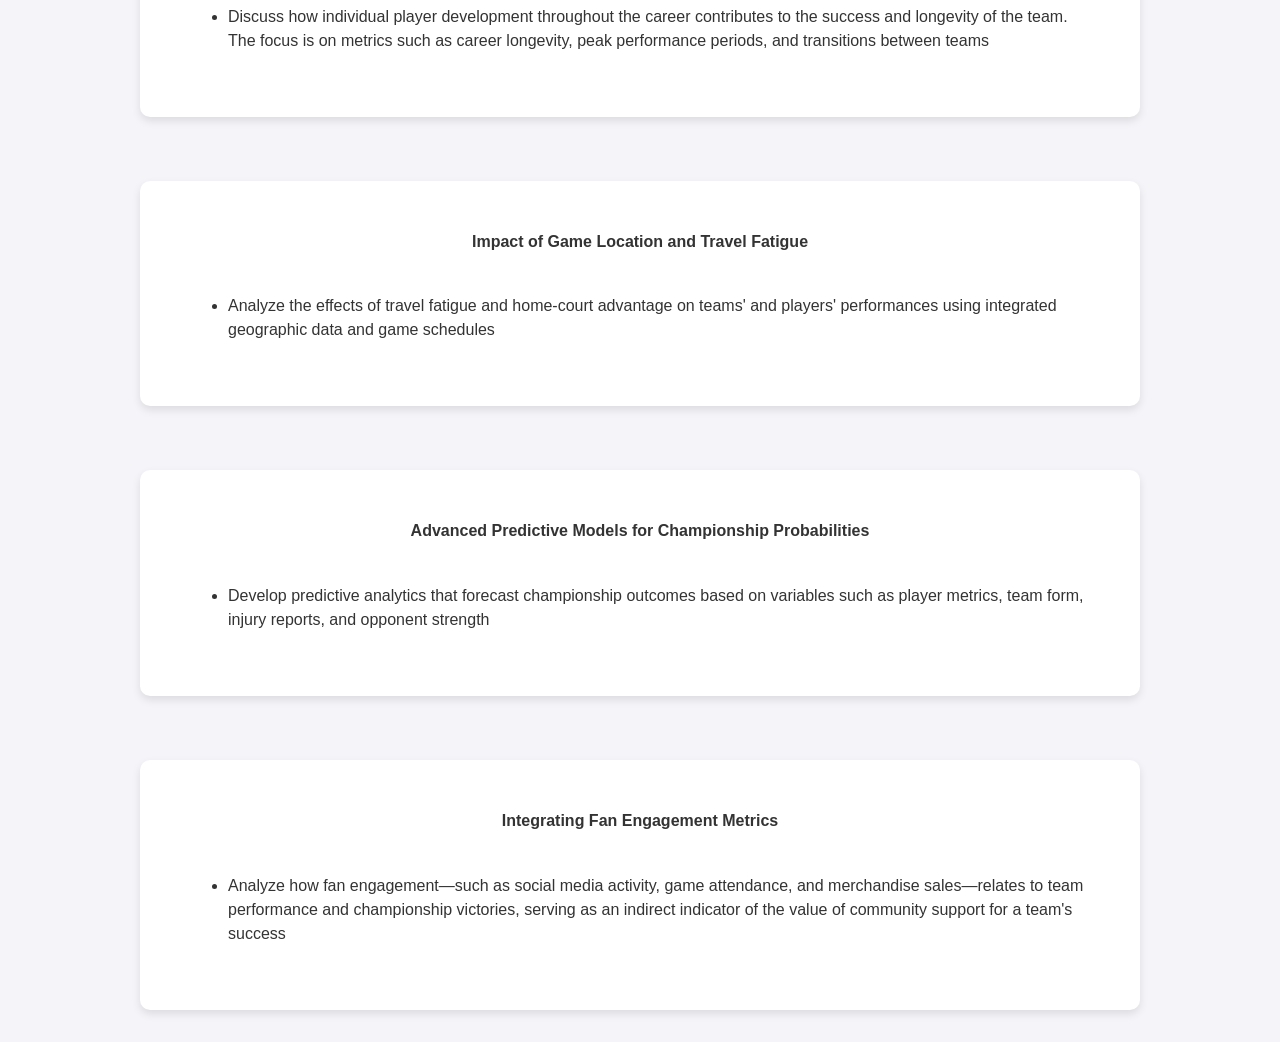
<file: DS 4200/subpages/future.html>
<link rel="stylesheet" href="../style.css">
<!DOCTYPE html>
<html lang="en">

<head>
    <script src="../scripts/interactive.js"></script>
    <meta charset="UTF-8">
    <meta name="viewport" content="width=device-width, initial-scale=1.0">

    <title>NBA Playoff Analysis</title>
</head>

<body>
    <header>
        <h1 class='title'>Conclusion / Future Findings</h1>
        <nav>
            <button onclick="location.href='../index.html'">Home</button>
            <button onclick="location.href='interactive.html'">Overview</button>
            <button onclick="location.href='static.html'">Deeper Analysis</button>
            <button onclick="location.href='future.html'">Conclusion / Future Findings</button>
        </nav>
    </header>
    <main>
        <div style="display: flex; flex-direction: column; align-items: center;">
            <div class="card">
                <h3>
                    Conclusion:
                </h3>
                <p>
                    This analysis explores the complex factors that influence success in the NBA playoffs. It blends
                    individual player metrics with team dynamics to highlight the key strategies that drive championship
                    outcomes. Our team examines a range of variables, such as points scored, minutes played, assists,
                    and shooting trends, to identify the patterns that highlight the critical role of star players and
                    changing strategies, such as the rise of 3-point strategies. The interactive visualizations and data
                    exploration provide actionable insights for audiences such as coaches, analysts, and fans to better
                    understand the factors that drive team success and shape future strategies in the NBA.
                </p>
            </div>
            <div class="card">
                <h4>Analyze Historical Trends in Championship Success</h4>
                <ul>
                    <li>Add a time-lapse feature in order to analyze how championship success has changed geographically
                        over decades. This could show patterns of dominance or a change in the competition</li>
                </ul>
            </div>
            <div class="card">
                <h4>Economic and Social Impacts of Championships</h4>
                <ul>
                    <li>Examine how winning championships affects the economic and social dynamics of a city, like
                        increasing tourism, merchandise sales, and community involvement</li>
                </ul>
            </div>
            <div class="card">
                <h4>Team Dynamics and Consistency</h4>
                <ul>
                    <li>Examine how team management decisions in player trades, draft picks, and coaching changes impact
                        consistent performance and long-term success</li>
                </ul>
            </div>
            <div class="card">
                <h4>Player Development and Longevity</h4>
                <ul>
                    <li>Discuss how individual player development throughout the career contributes to the success and
                        longevity of the team. The focus is on metrics such as career longevity, peak performance
                        periods, and transitions between teams</li>
                </ul>
            </div>
            <div class="card">
                <h4>Impact of Game Location and Travel Fatigue</h4>
                <ul>
                    <li>Analyze the effects of travel fatigue and home-court advantage on teams' and players'
                        performances using integrated geographic data and game schedules</li>
                </ul>
            </div>
            <div class="card">
                <h4>Advanced Predictive Models for Championship Probabilities</h4>
                <ul>
                    <li>Develop predictive analytics that forecast championship outcomes based on variables such as
                        player metrics, team form, injury reports, and opponent strength</li>
                </ul>
            </div>
            <div class="card">
                <h4>Integrating Fan Engagement Metrics</h4>
                <ul>
                    <li>Analyze how fan engagement—such as social media activity, game attendance, and merchandise
                        sales—relates to team performance and championship victories, serving as an indirect indicator
                        of the value of community support for a team's success</li>
                </ul>
            </div>
        </div>
    </main>
</body>

</html>
</file>
<file: DS 4200/style.css>
/* Reset some default browser styles */
* {
    margin: 0;
    padding: 0;
    box-sizing: border-box;
}

/* Set a modern font and background color */
body {
    font-family: 'Helvetica Neue', Arial, sans-serif;
    background-color: #f4f4f9;
    color: #333;
    line-height: 1.6;
}

/* Style for headers */
h1, h2, h3, h4, h5, h6 {
    margin: 1rem;
    font-weight: 600;
    text-align: center;
}

/* Style for paragraphs */
p {
    margin: 1.5rem;
}

/* Container for centering content */
.container {
    max-width: 1200px;
    margin: 0 auto;
    padding: 0 2rem;
}

/* Style for buttons */
button {
    background-color: #007BFF;
    color: #fff;
    border: none;
    padding: 0.75rem 1.5rem;
    cursor: pointer;
    border-radius: 5px;
    transition: background-color 0.3s ease;
}

button:hover {
    background-color: #0056b3;
}

/* Style for links */
a {
    color: #007BFF;
    text-decoration: none;
}

a:hover {
    text-decoration: underline;
}

/* Flexbox for layout */
.flex {
    display: flex;
    justify-content: space-between;
    align-items: center;
    justify-items: center;
}

/* Card style */
.card {
    background: #fff;
    border-radius: 10px;
    box-shadow: 0 4px 8px rgba(0, 0, 0, 0.1);
    padding: 2rem;
    margin: 2rem;
    max-width: 1000px;
    display: flex;
    flex-direction: column;
    justify-content: center;
    align-items: center;
}

/* Responsive design */
@media (max-width: 768px) {
    .flex {
        flex-direction: column;
    }

    .container {
        padding: 0 1rem;
    }
}

nav {
    display: flex;
    flex-direction: row;
    justify-content: space-evenly;
    margin: 2rem;
}

/* Style for the title */
.title {
    font-size: 2.5rem;
    text-align: center;
    margin-top: 2rem;
    color: black;
}

.chart-container {
    display: flex;
    flex-direction: column;
    justify-content: center;
    align-items: center;
    margin: 2rem 0;
}

.loading-bar-container {
    position: fixed;
    top: 0;
    left: 0;
    width: 100%;
    height: 8px;
    background-color: rgba(0, 0, 0, 0.1);
    z-index: 9999;
    overflow: hidden;
}

.loading-bar {
    width: 100%;
    height: 100%;
    background-color: #007BFF;
    animation: pulsate 1.5s ease-in-out infinite;
}

@keyframes pulsate {
    0% { opacity: 1; }
    50% { opacity: 0.5; }
    100% { opacity: 1; }
}

/* Style for unordered lists */
ul {
    list-style-type: disc;
    margin: 1.5rem;
    padding-left: 2rem;
}

/* Style for list items */
li {
    margin-bottom: 0.5rem;
    line-height: 1.5;
}
</file>
